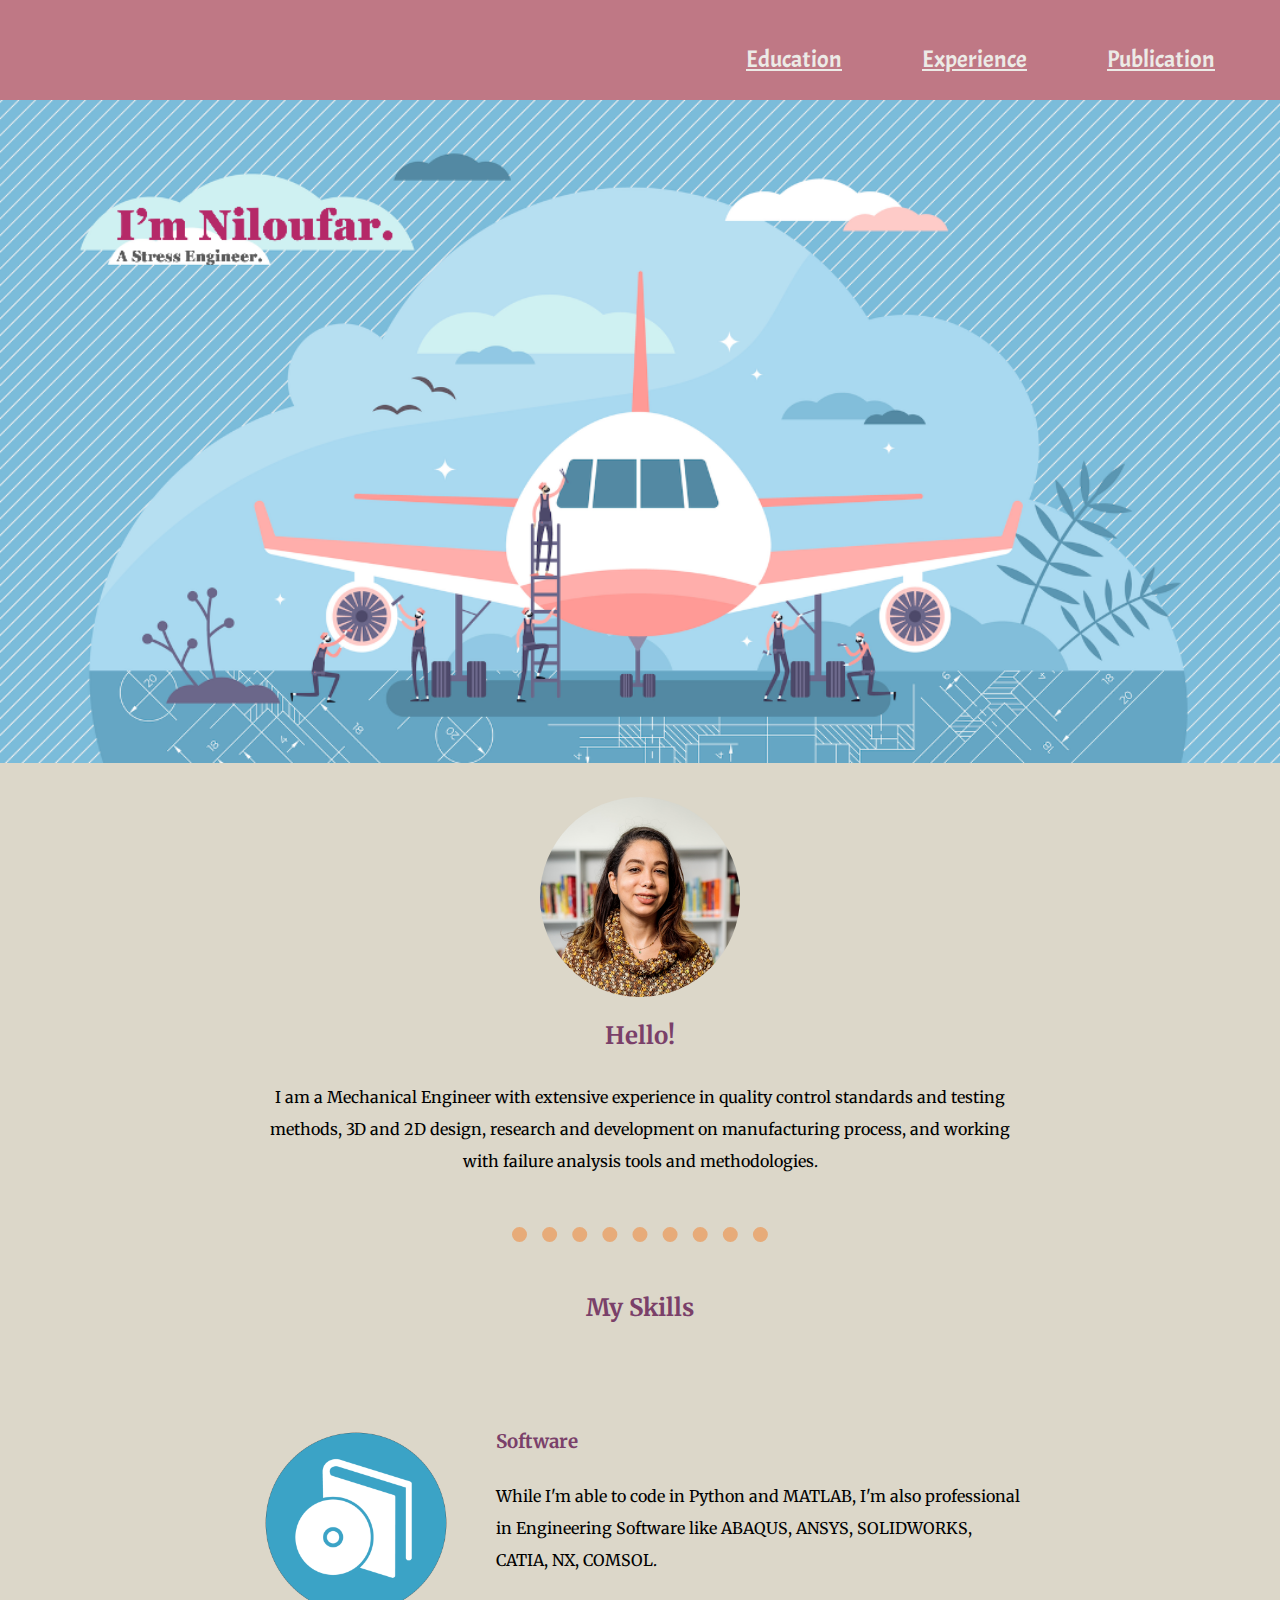
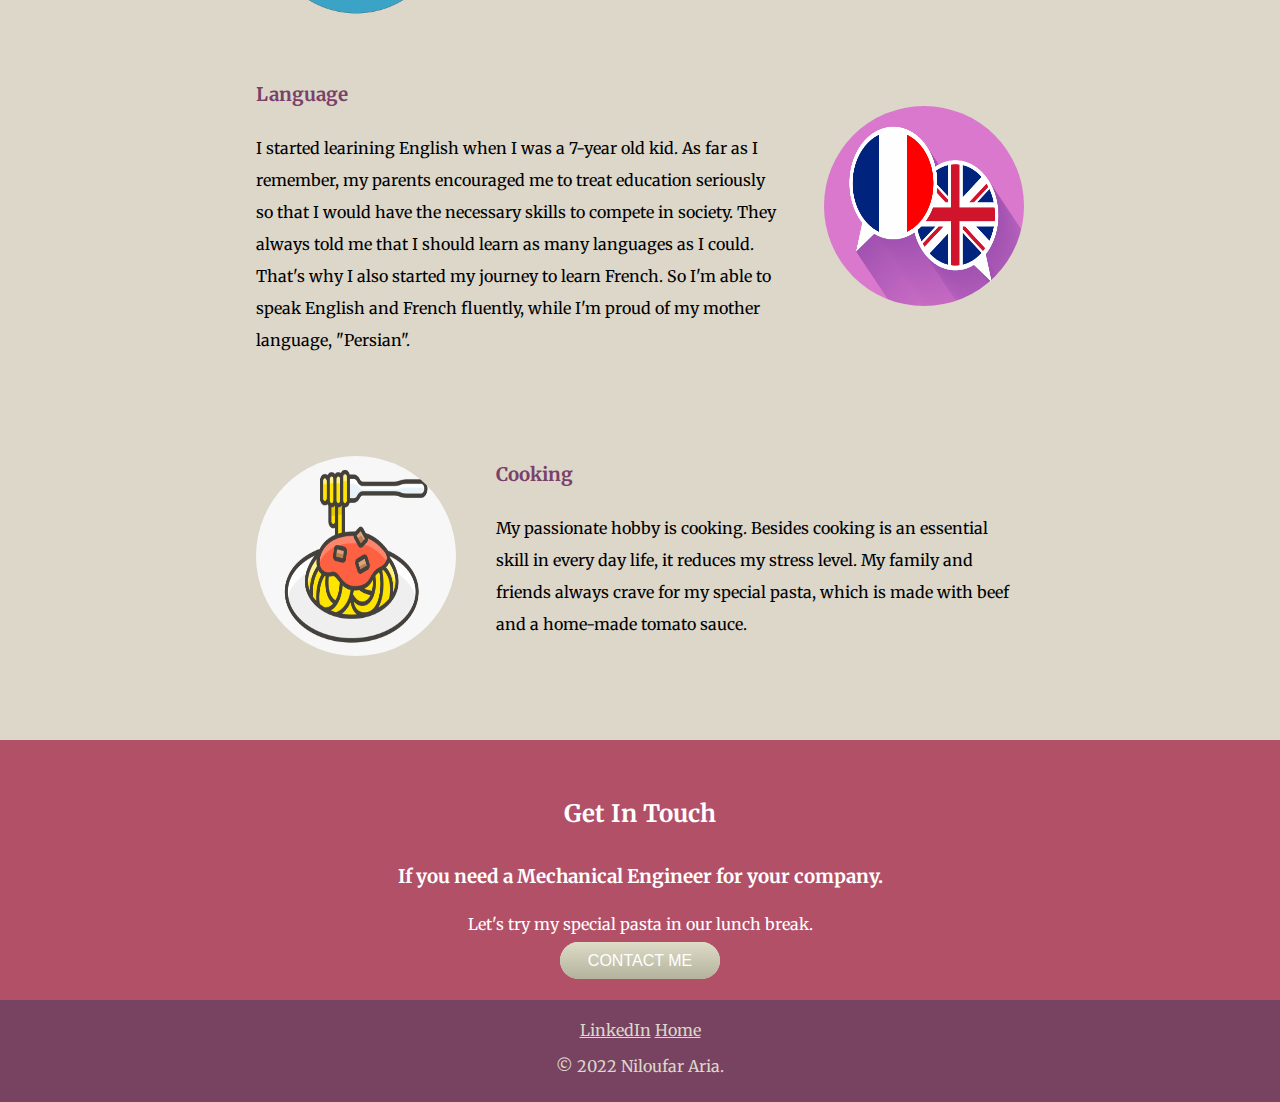
<file: index.html>
<!DOCTYPE html>
<html lang="en" dir="ltr">
  <head>
    <meta charset="utf-8">
    <title>Niloufar Aria</title>
    <link rel="stylesheet" href="css/styles.css">
    <link rel="icon" href="favicon.ico">
    <link rel="preconnect" href="https://fonts.googleapis.com">
    <link rel="preconnect" href="https://fonts.gstatic.com" crossorigin>
    <link href="https://fonts.googleapis.com/css2?family=Acme&family=Combo&family=Merriweather&family=Playfair+Display:ital@1&display=swap" rel="stylesheet">
  </head>
  <body>
    <div class="top-bar">
      <a class="" href="publications.html" target="_blank">Publication</a>
      <a class="" href="experiences.html" target="_blank">Experience</a>
      <a class="" href="education.html" target="_blank">Education</a>
    </div>
    <div class="top-container">
      <img class="top-img" src="images/aircraft.png" alt="gear">
    </div>
    <div class="middle-container">
      <div class="profile">
        <img class="niloufar-img" src="images/Niloufar.png" alt="nil">
        <h2>Hello!</h2>
        <p class="description">I am a Mechanical Engineer with extensive experience in quality control standards and testing methods,
        3D and 2D design,
        research and development on manufacturing process, and
        working with failure analysis tools and methodologies.</p>
      </div>
      <hr>
      <div class="skills">
        <h2>My Skills</h2>
        <div class="skill-row">
          <img class="left-icon-img" src="images/software.png" alt="icon">
          <h3>Software</h3>
          <p>While I'm able to code in Python and MATLAB, I'm also professional in Engineering Software like ABAQUS, ANSYS, SOLIDWORKS, CATIA, NX, COMSOL.</p>
        </div>
        <div class="skill-row">
          <img class="right-icon-img" src="images/language.png" alt="icon">
          <h3>Language</h3>
          <p>I started learining English when I was a 7-year old kid. As far as I remember, my parents encouraged me to treat education seriously so that I would have the necessary skills to compete in society. They always told me that I should learn as many languages as I could. That's why I also started my journey to learn French. So I'm able to speak English and French fluently, while I'm proud of my mother language, "Persian".</p>
        </div>
        <div class="skill-row">
          <img class="left-icon-img" src="images/pasta.png" alt="icon">
          <h3>Cooking</h3>
          <p>My passionate hobby is cooking. Besides cooking is an essential skill in every day life, it reduces my stress level. My family and friends always crave for my special pasta, which is made with beef and a home-made tomato sauce.</p>
        </div>
      </div>
    </div>
    <div class="bottom-container">
      <div class="contact-me">
          <h2 class="touch">Get In Touch</h2>
          <h3 class="touch">If you need a Mechanical Engineer for your company.</h3>
          <p>Let's try my special pasta in our lunch break.</p>
          <a class="btn" href="mailto:niloufar.aria@gmail.com" subject="Intersted in your pasta">CONTACT ME</a>
      </div>
      <div class="links">
        <a class="footer-link" href="https://www.linkedin.com/in/niloufar-aria/">LinkedIn</a>
        <a class="footer-link" href="index.html">Home</a>
        <p>© 2022 Niloufar Aria.</p>
      </div>
    </div>
  </body>
</html>
</file>
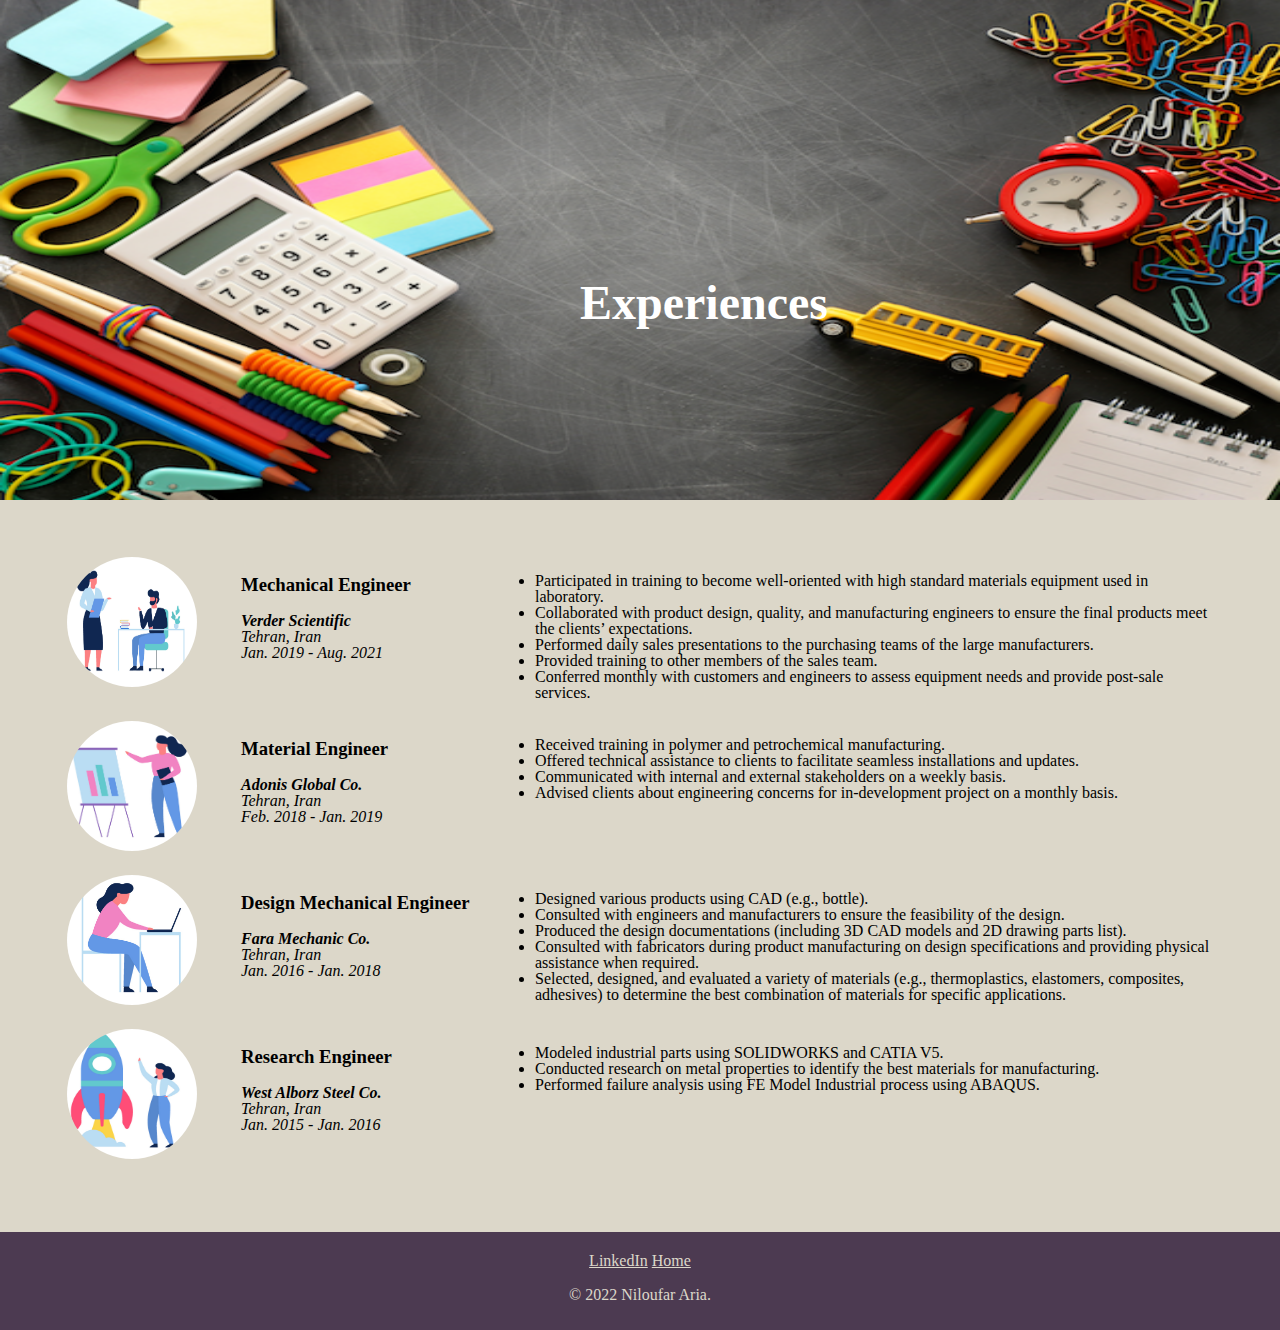
<file: experiences.html>
<!DOCTYPE html>
<html lang="en" dir="ltr">
  <head>
    <meta charset="utf-8">
    <title>Experiences</title>
    <link rel="stylesheet" href="css/experiences.css">
    <link rel="icon" href="favicon.ico">
  </head>
  <body>
    <div class="top-container">
      <img class="top-img" src="images/experiences.png" alt="gear">
      <h1 class="name">Experiences</h1>
    </div>
    <div class="bottom-container">
        <table class="table">
          <tr>
            <td><img class="icon-img" src="images/job1.png" alt="icon"></td>
            <td class="middle-cell"><h3>Mechanical Engineer</h3>
              <em><b>Verder Scientific</b></em><br>
              <em>Tehran, Iran</em><br>
              <em>Jan. 2019 - Aug. 2021</em>
            </td>
            <td>
              <ul>
                <li>Participated in training to become well-oriented with high standard materials equipment used in laboratory.</li>
                <li>Collaborated with product design, quality, and manufacturing engineers to ensure the final products meet the clients’ expectations.</li>
                <li>Performed daily sales presentations to the purchasing teams of the large manufacturers.</li>
                <li>Provided training to other members of the sales team.</li>
                <li>Conferred monthly with customers and engineers to assess equipment needs and provide post-sale services.</li>
              </ul>
            </td>
          </tr>
          <tr>
            <td><img class="icon-img" src="images/job2.png" alt="icon"></td>
            <td  class="middle-cell" width="250px"><h3>Material Engineer</h3>
              <em><b>Adonis Global Co.</b></em><br>
              <em>Tehran, Iran</em><br>
              <em>Feb. 2018 - Jan. 2019</em>
            </td>
            <td>
              <ul>
                <li>Received training in polymer and petrochemical manufacturing.</li>
                <li>Offered technical assistance to clients to facilitate seamless installations and updates.</li>
                <li>Communicated with internal and external stakeholders on a weekly basis.</li>
                <li>Advised clients about engineering concerns for in-development project on a monthly basis.</li>
              </ul>
            </td>
          </tr>
          <tr>
            <td><img class="icon-img" src="images/job3.png" alt="icon"></td>
            <td  class="middle-cell"><h3>Design Mechanical Engineer</h3>
              <em><b>Fara Mechanic Co.</b></em><br>
              <em>Tehran, Iran</em><br>
              <em>Jan. 2016 - Jan. 2018</em>
            </td>
            <td>
              <ul>
                <li>Designed various products using CAD (e.g., bottle).</li>
                <li>Consulted with engineers and manufacturers to ensure the feasibility of the design.</li>
                <li>Produced the design documentations (including 3D CAD models and 2D drawing parts list).</li>
                <li>Consulted with fabricators during product manufacturing on design specifications and providing physical assistance when required.</li>
                <li>Selected, designed, and evaluated a variety of materials (e.g., thermoplastics, elastomers, composites, adhesives) to determine the best combination of materials for specific applications.</li>
              </ul>
            </td>
          </tr>
          <tr>
            <td><img class="icon-img" src="images/job4.png" alt="icon"></td>
            <td  class="middle-cell"><h3>Research Engineer</h3>
              <em><b>West Alborz Steel Co.</b></em><br>
              <em>Tehran, Iran</em><br>
              <em>Jan. 2015 - Jan. 2016</em>
            </td>
            <td>
              <ul>
                <li>Modeled industrial parts using SOLIDWORKS and CATIA V5.</li>
                <li>Conducted research on metal properties to identify the best materials for manufacturing.</li>
                <li>Performed failure analysis using FE Model Industrial process using ABAQUS.</li>
              </ul>
            </td>
          </tr>
        </table>
    </div>
    <div class="footer">
      <a class="footer-link" href="https://www.linkedin.com/in/niloufar-aria/">LinkedIn</a>
      <a class="footer-link" href="index.html">Home</a>
      <p>© 2022 Niloufar Aria.</p>
    </div>
  </body>
</html>
</file>
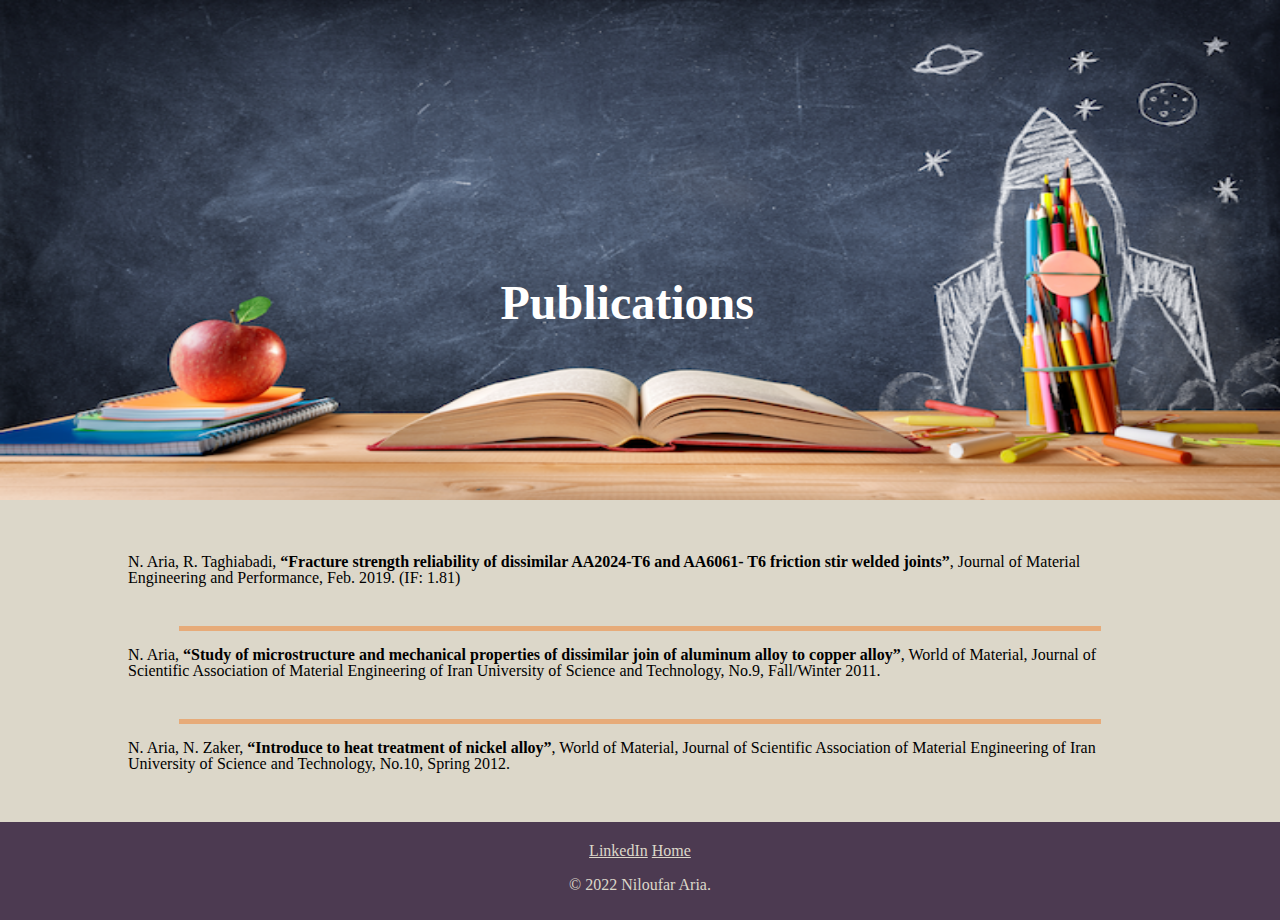
<file: publications.html>
<!DOCTYPE html>
<html lang="en" dir="ltr">
  <head>
    <meta charset="utf-8">
    <title>Publications</title>
    <link rel="stylesheet" href="css/publications.css">
    <link rel="icon" href="favicon.ico">
  </head>
  <body>
    <div class="top-container">
      <img class="top-img" src="images/publication.png" alt="gear">
      <h1 class="name">Publications</h1>
    </div>
    <div class="bottom-container">
        <p>N. Aria, R. Taghiabadi, <b>“Fracture strength reliability of dissimilar AA2024-T6 and AA6061- T6 friction stir welded joints”</b>, Journal of Material Engineering and Performance, Feb. 2019. (IF: 1.81)</p><br>
        <hr>
        <p>N. Aria, <b>“Study of microstructure and mechanical properties of dissimilar join of aluminum alloy to copper alloy”</b>, World of Material, Journal of Scientific Association of Material Engineering of Iran University of Science and Technology, No.9, Fall/Winter 2011.</p><br>
        <hr>
        <p>N. Aria, N. Zaker, <b>“Introduce to heat treatment of nickel alloy”</b>, World of Material, Journal of Scientific Association of Material Engineering of Iran University of Science and Technology, No.10, Spring 2012.</p>
    </div>
    <div class="footer">
      <a class="footer-link" href="https://www.linkedin.com/in/niloufar-aria/">LinkedIn</a>
      <a class="footer-link" href="index.html">Home</a>
      <p>© 2022 Niloufar Aria.</p>
    </div>
  </body>
</html>
</file>
<file: css/styles.css>
body {
  margin: 0;
  text-align: center;
  font-family: "Merriweather";
  background-color: #DCD7C9;}

.top-img {
  height: 100%;
  width: 100%;}

.niloufar-img{
  border-radius: 50%;
  height: 200px;
  width: 200px;
  margin-top: 30px;
}

.left-icon-img {
  border-radius: 50%;
  width: 200px;
  height: 200px;
  float: left;
  margin-right: 40px;
}

.right-icon-img {
  border-radius: 50%;
  width: 200px;
  height: 200px;
  float: right;
  margin-left: 40px;
  margin-bottom: 10px;
  margin-top: 30px;
  vertical-align: bottom;
}

.top-container {
  margin-top: 100px;
  position: static;
  text-align: center;
  }

.skill-row {
  width: 60%;
  margin: 100px auto 100px auto;
  text-align: left;
  line-height: 2;
}

.bottom-container {
  background-color: #774360;
}

.contact-me {
  color: white;
  background-color: #B25068;
  padding-top: 30px;
  padding-bottom: 30px;
}

.links {
  padding-top: 20px;
  padding-bottom: 10px;
  color: #DCD7C9;}

.name {
    position: absolute;
    top: 30%;
    left: 20%;
    transform: translate(-50%, -50%);
    font-family: "acme";
    font-size: 300%;
    color: #CA4E79;
    }

.intro {
    position: absolute;
    top: 37%;
    left: 15%;
    transform: translate(-50%, -50%);
    color: #774360;
  }

.top-bar{
      overflow: hidden;
      background-color: #B25068;
      opacity: 0.7;
      position: fixed;
      top: 0;
      padding-top: 30px;
      width: 100%;
      height: 70px;
    }

.top-bar a {
      float: right;
      display: block;
      color: #f2f2f2;
      text-align: right;
      padding: 14px 15px;
      margin-right: 50px;
      font-family: "acme";
      font-size: 150%;
      text-decoration: underline;
    }

.description {
  width: 60%;
  line-height: 2;
  margin: 30px auto 30px auto}

h2 {color: #7A4069}
h3 {color: #7A4069}
hr {
  margin: 50px auto 50px auto;
  border-style: none;
  border-top-style: dotted;
  width: 20%;
  border-width:15px;
  border-color: #E7AB79;
  ;}

.btn {
  background: #dedcc7;
  background-image: -webkit-linear-gradient(top, #dedcc7, #b3b29d);
  background-image: -moz-linear-gradient(top, #dedcc7, #b3b29d);
  background-image: -ms-linear-gradient(top, #dedcc7, #b3b29d);
  background-image: -o-linear-gradient(top, #dedcc7, #b3b29d);
  background-image: linear-gradient(to bottom, #dedcc7, #b3b29d);
  -webkit-border-radius: 23;
  -moz-border-radius: 23;
  border-radius: 23px;
  font-family: Arial;
  color: #ffffff;
  font-size: 16px;
  padding: 10px 28px 10px 28px;
  text-decoration: none;}

.touch {
  color: white;
  line-height: 2;}

.footer-link {color: #DCD7C9}
</file>
<file: css/experiences.css>
body {
  margin: 0;
  text-align: center;
  font-family: "Merriweather";
  background-color: #DCD7C9;}

.top-container {
  position: static;
  text-align: center;}

.top-img {
  height: 500px;
  width: 100%;}

.name {
      position: absolute;
      top: 30%;
      left: 55%;
      transform: translate(-50%, -50%);
      font-family: "acme";
      font-size: 300%;
      color: white;}

.bottom-container{
        width: 90%;
        margin: 50px auto 50px auto;
        text-align: left;
        line-height: 1;}

.icon-img {
      border-radius: 50%;
      width: 130px;
      height: 130px;
      float: left;
      margin-right: 40px;}

td {vertical-align: top;
    height: 150px;}

.footer {
  background-color: #4C3A51;
  padding-top: 20px;
  padding-bottom: 10px;
  color: #DCD7C9;}

.footer-link {color: #DCD7C9}
</file>
<file: css/publications.css>
body {
  margin: 0;
  text-align: center;
  font-family: "Merriweather";
  background-color: #DCD7C9;}

.top-container {
  position: static;
  text-align: center;}

.top-img {
  height: 500px;
  width: 100%;}

.name {
      position: absolute;
      top: 30%;
      left: 49%;
      transform: translate(-50%, -50%);
      font-family: "acme";
      font-size: 300%;
      color: white;}

.bottom-container{
        width: 80%;
        margin: 50px auto 50px auto;
        text-align: left;
        line-height: 1;}

hr {
      border-style: none;
      border-top-style: solid;
      width: 90%;
      border-width:5px;
      border-color: #E7AB79;}

.footer {
        background-color: #4C3A51;
        padding-top: 20px;
        padding-bottom: 10px;
        color: #DCD7C9;}

.footer-link {color: #DCD7C9}
</file>
